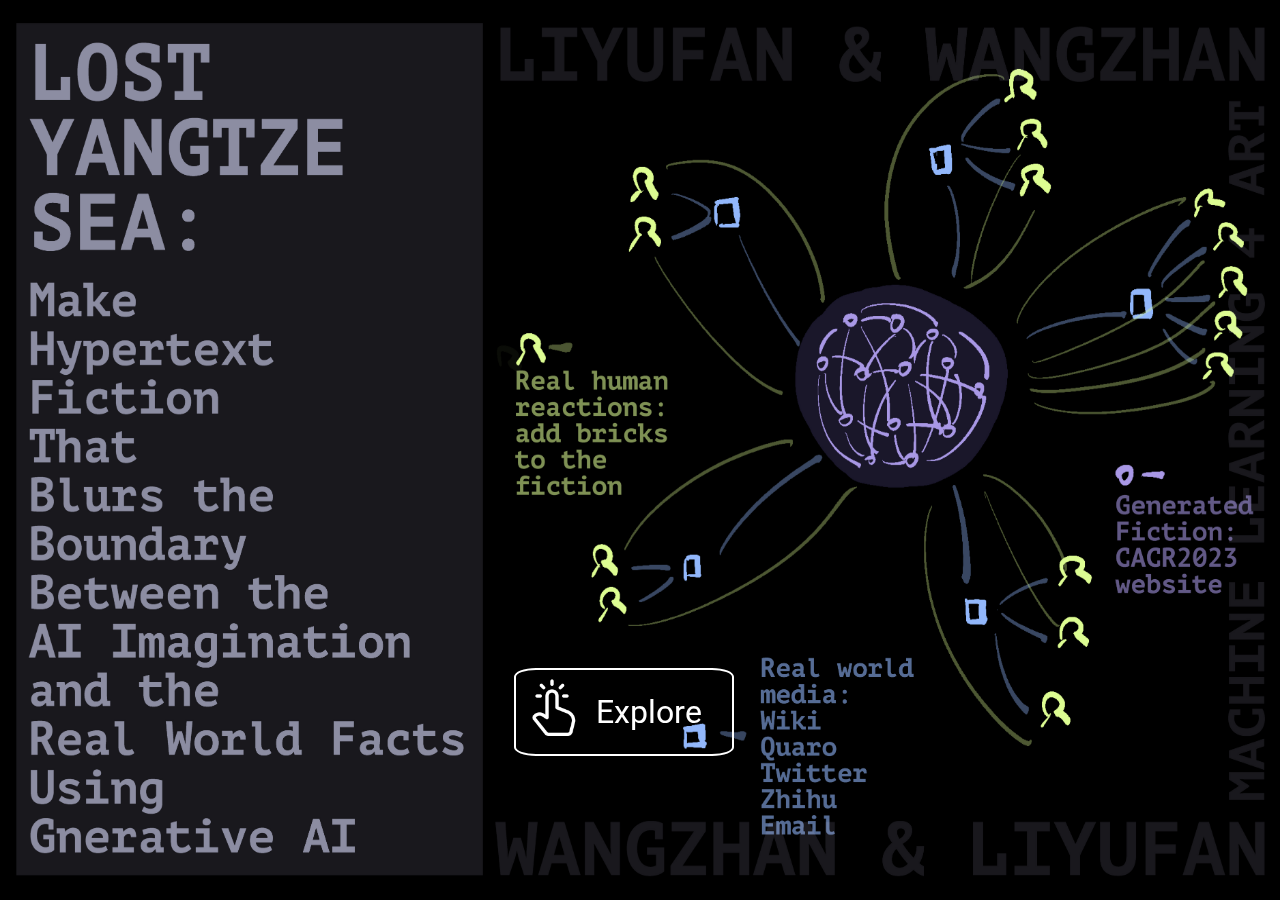
<file: index.html>
<!DOCTYPE html>
<html lang="en">

<head>
  <base href="." />
  <link rel="shortcut icon" type="image/png" href="assets/favicon.png" />
  <link rel="stylesheet" type="text/css" media="all" href="assets/main.css" />
  <meta name="description" content="Conference Template" />
  <meta name="resource-type" content="document" />
  <meta name="distribution" content="global" />
  <meta name="KeyWords" content="Conference" />
  <title>Symposium on Chinese Archaeology and Cultural Research</title>
  <script type="text/javascript" src="util.js" defer="defer"></script>
</head>


<body>
  <div class="cover" id="cover">
  <img src="assets/cover.jpg" alt="Cover Image" />
  <button class="button" onclick="coverOnClick()">  <img style="width: 80px;
    height: 80px;
    left: 40vw;
    top: 74vh;
" src="assets/press-button.png" alt="Cover Image" /><span style="padding-left: 50px;">Explore</span></button>

</div>
  <div id="no-cover">
    <div class="banner">
      <img class="reality" onclick="headingOnClick()" src="assets/banner.jpg" alt="Conference Template Banner" />
      <div class="top-left reality" style="font-size: 42px;" id="title" onclick="titleOnClick()">
        <span class="title2">The 7th Symposium on </span>
        <span class="title1">Chinese Archaeology and Cultural Research </span>
        <span class="year">(CACR 2023)</span>
      </div>
      <div class="bottom-right reality" id="place" onclick="placeOnClick()">
        Call for Papers Now! <br />
        June 28, 2023 <br />
        Bangkok, Thailand
      </div>
    </div>

    <table class="navigation">
      <tr>
        <td class="navigation">
          <a class="current" title="Conference Home Page" href=".">Overview</a>
        </td>
        <td class="navigation">
          <a title="Register for the Conference" href="submission">Submission</a>
        </td>
        <td class="navigation">
          <a title="Conference Program" href="program">Program</a>
        </td>
        <!-- <td class="navigation">
          <a title="Directions to the Conference" href="accomodation"
            >Accomodation</a
          >
        </td> -->
        <td class="navigation">
          <a title="Conference Flyer" href="committees">Committees</a>
        </td>
      </tr>
    </table>

    <h2 class="reality" id="sympInfo" onclick="sympInfoOnClick()">ABOUT THE SYMPOSIUM</h2>
    <p>
      Welcome to <span class="conf-name">the 7th Symposium on Chinese Archaeology and Cultural Research</span>! This year, we are delighted to gather
      esteemed professionals, emerging scholars, and passionate enthusiasts in the field of archaeology to exchange ideas, present research findings,
      and explore the fascinating realm of ancient Chinese civilization.
    </p>
    <p>
      As a vital platform for promoting dialogue, collaboration, and innovation, this symposium aims to strengthen our understanding of China's rich
      archaeological heritage and its enduring impact on both regional and global cultural landscapes. The event will feature a diverse range of
      presentations and discussions that delve into the latest discoveries, methodologies, and theoretical frameworks.
    </p>
    <p>
      The program encompasses a wide array of topics, including prehistoric art and symbolism, cultural connections between ancient China and other
      civilizations, advances in archaeological science and technology, and the conservation and management of archaeological sites. We have also
      organized several special sessions to address emerging trends and challenges in Chinese archaeology.
    </p>
    <p>
      In addition to the academic program, we have arranged field trips to nearby archaeological sites and cultural landmarks, allowing participants
      to
      experience firsthand the rich history and heritage of the region. These visits will not only offer valuable insights into the past but also
      foster
      a deeper appreciation for the diverse cultural contexts that have shaped China's development over millennia.
    </p>
    <p>
      We are honored to have renowned experts from around the world join us for this event, and we look forward to a productive and engaging symposium
      that will inspire new ideas, collaborations, and advancements in the study of Chinese archaeology and cultural research. Let us embark on this
      exciting journey together, exploring the depths of China's past and forging new paths to illuminate its extraordinary legacy.
    </p>
    <p>
      Contact us: <span class="reality" style="color: #b8860b;" onclick="imgOnClick('assets/apology.png')">@cacr2023</span>
    </p>
    <!-- <p>
        You can use this template by cloning all the files from this
        <a target="_blank" href="https://github.com/mikepierce/conference-website-template">GitHub repo here</a>.
        This template was created from a website I made for 
        <a target="_blank" href="http://math.ucr.edu/~mathconn/">MathConnections 2019</a>,
        in case you want to see an example of this template being used in the wild.
    </p>
    <p>
        This paragraph is just some filler text to give the homepage some volume:
        Lorem ipsum dolor sit amet, consectetur adipiscing elit. Vestibulum dignissim et est et euismod. Fusce et metus tempus, pellentesque ex at, convallis nulla. Ut fringilla commodo tincidunt. Fusce sed est eu massa placerat iaculis eu at mauris. Nullam ut mollis nisi, quis malesuada risus. Interdum et malesuada fames ac ante ipsum primis in faucibus. Nam ipsum tortor, suscipit non tincidunt vel, bibendum in libero. Nulla facilisi. Pellentesque vitae neque metus. Cras quis est pharetra, vestibulum nisl et, viverra ipsum. Etiam porta dignissim purus, quis tempor metus volutpat eu. Praesent pulvinar libero eget purus tincidunt finibus.
    </p> -->

    <!-- <h2>NEWS</h2>
    <p>
      Here&rsquo;s a good place to list the organizers and sponsors of the
      conference, as well as list contact information for the organizers, and
      show off the logos of the sponsors. It looks like his conference was
      sponsored by kittens!
    </p> -->

    <!-- <table class="sponsors">
      <tr>
        <td class="sponsor">
          <a href="https://twitter.com/CACR_2023" target="_blank">
            <img
              src="assets/twitter.png"
              alt="Second Sponsor Name"
              style="width: 80%"
            />
          </a>
        </td> -->
    <!-- <td class="sponsor">
          <a href="http://www.eyebleach.me/">
            <img src="assets/kitten3.jpg" alt="Third Sponsor Name" />
          </a>
        </td> -->
    </tr>
    </table>
    <div style="display: flex;
    justify-content: center;
    align-items: center;">
      <a href="https://twitter.com/CACR_2023" target="_blank">
        <img src="assets/twitter.png" alt="Second Sponsor Name" style="width: 50px" />
      </a>
    </div>

    <footer>
      <!-- &copy; Conference Organizers &nbsp;|&nbsp; Design by
      <a href="https://github.com/mikepierce">Mike Pierce</a> -->
      Copyright &copy; 2023 CACR
    </footer>

    <!-- 弹窗 -->
    <div id="myModal" class="modal">

      <!-- 关闭按钮 -->
      <span class="close" onclick="document.getElementById('myModal').style.display='none'">&times;</span>

      <!-- 弹窗内容 -->
      <img class="modal-content" id="img01">

      <!-- 文本描述 -->
      <!-- <div id="caption"></div> -->
    </div>
  </div>
</body>

</html>
</file>
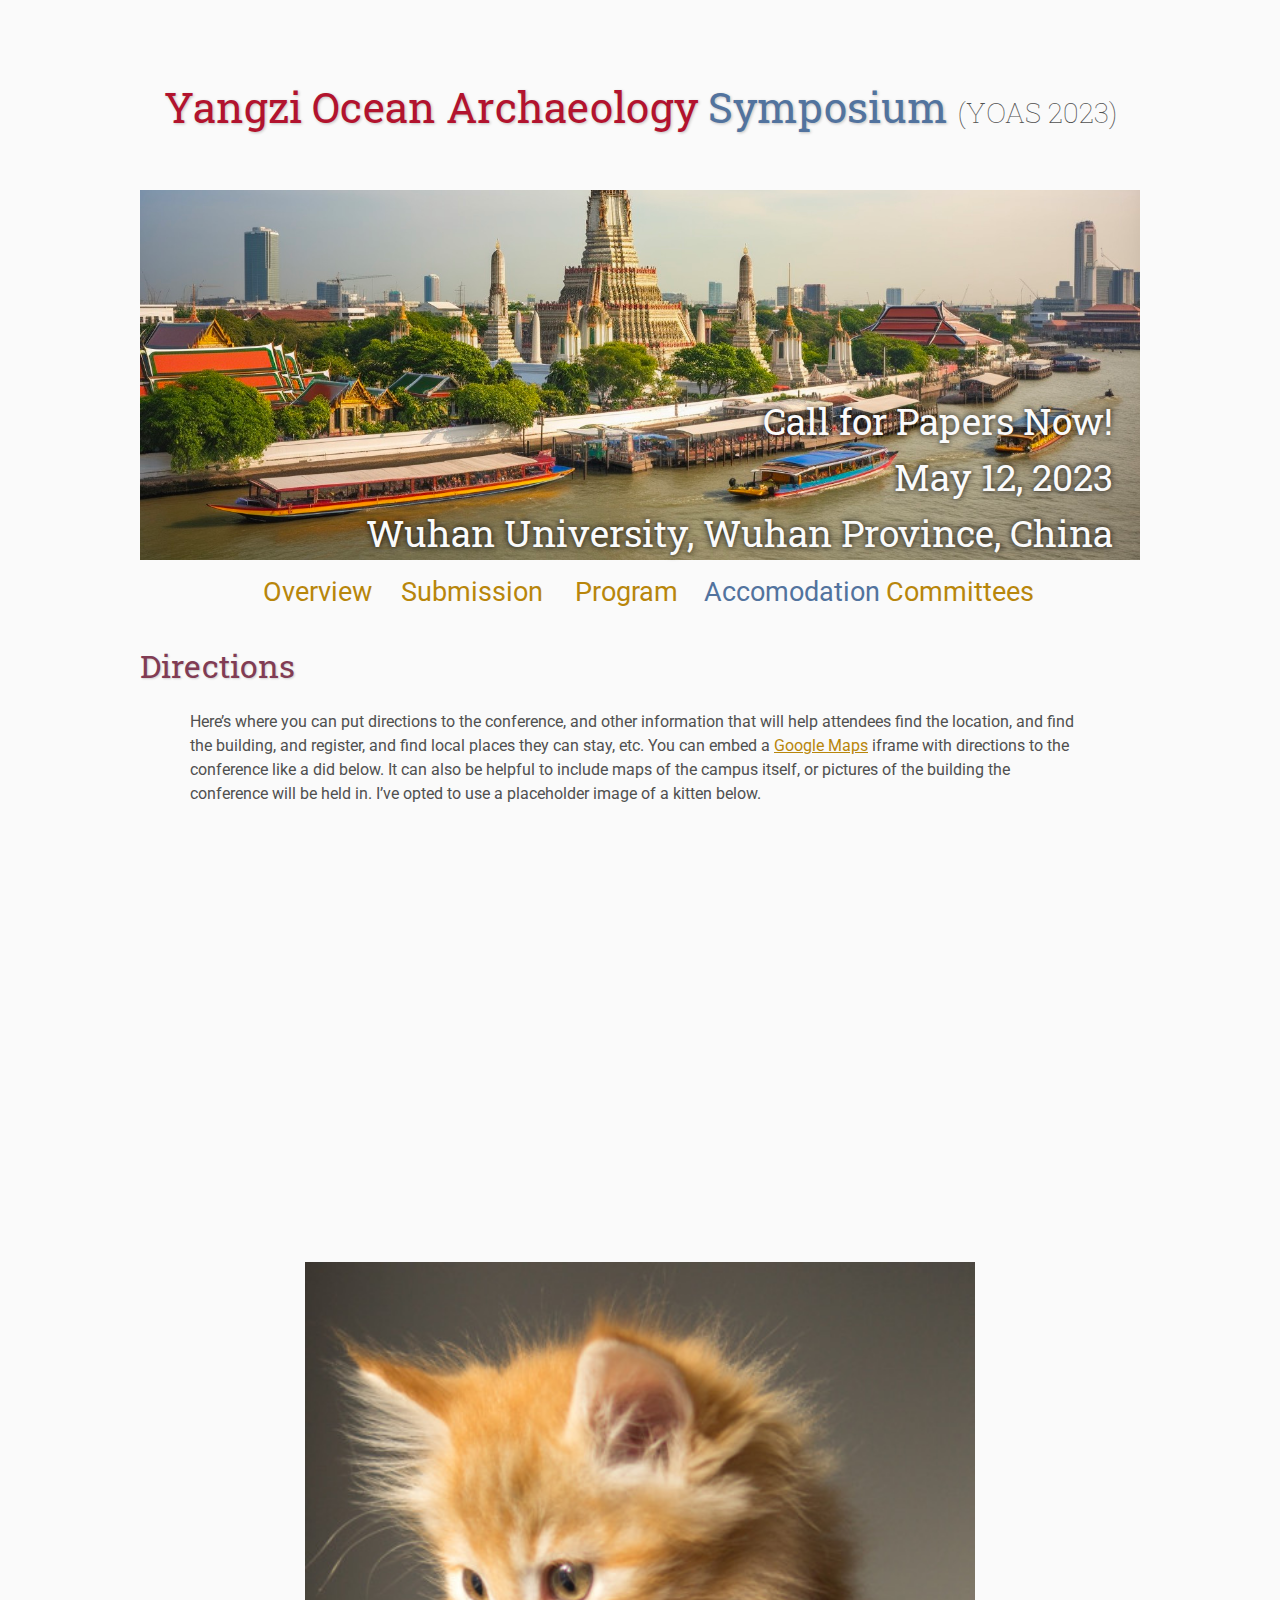
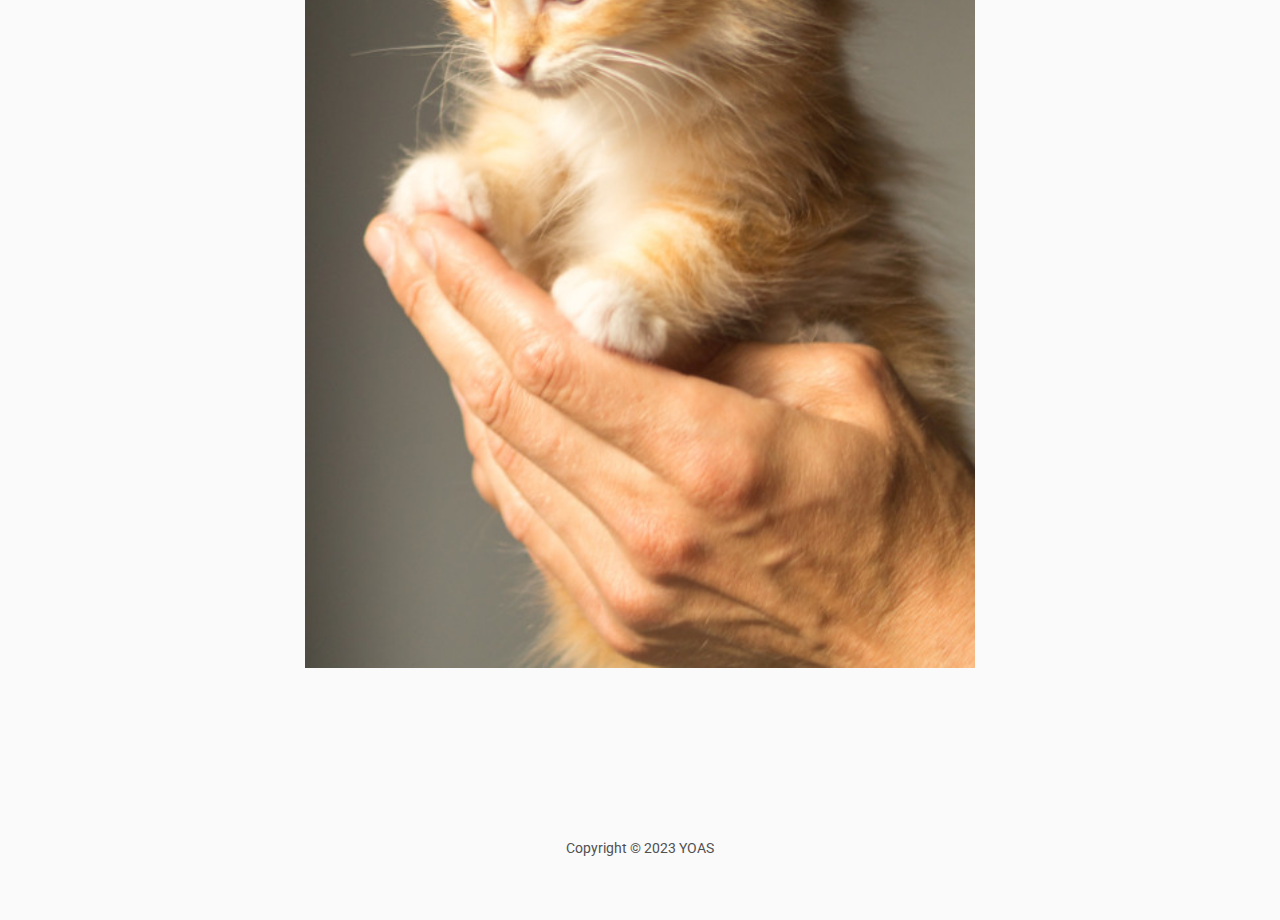
<file: accomodation/index.html>
<!DOCTYPE html>
<html lang='en'>

<head>
    <base href="..">
    <link rel="shortcut icon" type="image/png" href="assets/favicon.png"/>
    <link rel="stylesheet" type="text/css" media="all" href="assets/main.css"/>
    <meta name="description" content="Conference Template">
    <meta name="resource-type" content="document">
    <meta name="distribution" content="global">
    <meta name="KeyWords" content="Conference">
    <title>Directions | Conference Template</title>
</head>

<body>

    <div class="banner">
      <img src="assets/banner.jpg" alt="Conference Template Banner" />
      <div class="top-left" style="font-size: 42px">
        <span class="title1">Yangzi Ocean Archaeology </span
        ><span class="title2">Symposium</span>
        <span class="year">(YOAS 2023)</span>
      </div>
      <div class="bottom-right">
        Call for Papers Now! <br />
        May 12, 2023 <br />
        Wuhan University, Wuhan Province, China
      </div>
    </div>

    <table class="navigation">
      <tr>
        <td class="navigation">
          <a title="Conference Home Page" href=".">Overview</a>
        </td>
        <td class="navigation">
          <a title="Register for the Conference" href="submission"
            >Submission</a
          >
        </td>
        <td class="navigation">
          <a title="Conference Program" href="program">Program</a>
        </td>
        <td class="navigation">
          <a class="current" title="Directions to the Conference" href="accomodation"
            >Accomodation</a
          >
        </td>
        <td class="navigation">
          <a title="Conference Flyer" href="committees">Committees</a>
        </td>
      </tr>
    </table>


    <h2>Directions</h2>
    <p>
        Here&rsquo;s where you can put directions to the conference,
        and other information that will help attendees find the location,
        and find the building, and register, and find local places they can stay, etc.
        You can embed a <a href="https://www.google.com/maps">Google Maps</a> iframe
        with directions to the conference like a did below.
        It can also be helpful to include maps of the campus itself,
        or pictures of the building the conference will be held in.
        I&rsquo;ve opted to use a placeholder image of a kitten below.
    </p>

    <iframe class="directions" src="https://www.google.com/maps/embed?pb=!1m18!1m12!1m3!1d134998.56138929052!2d-121.98776790326531!3d37.869213445646146!2m3!1f0!2f0!3f0!3m2!1i1024!2i768!4f13.1!3m3!1m2!1s0x808ff431db2f96d1%3A0x8b99d90a20aa67de!2sMt+Diablo!5e0!3m2!1sen!2sus!4v1561787340910!5m2!1sen!2sus"></iframe>

    <img class="center" src="assets/kitten4.jpg" alt="This is just a kitten right now" id="kitten">

    <footer>
      <!-- &copy; Conference Organizers &nbsp;|&nbsp; Design by
      <a href="https://github.com/mikepierce">Mike Pierce</a> -->
      Copyright &copy; 2023 YOAS
    </footer>

</body>
</html>
</file>
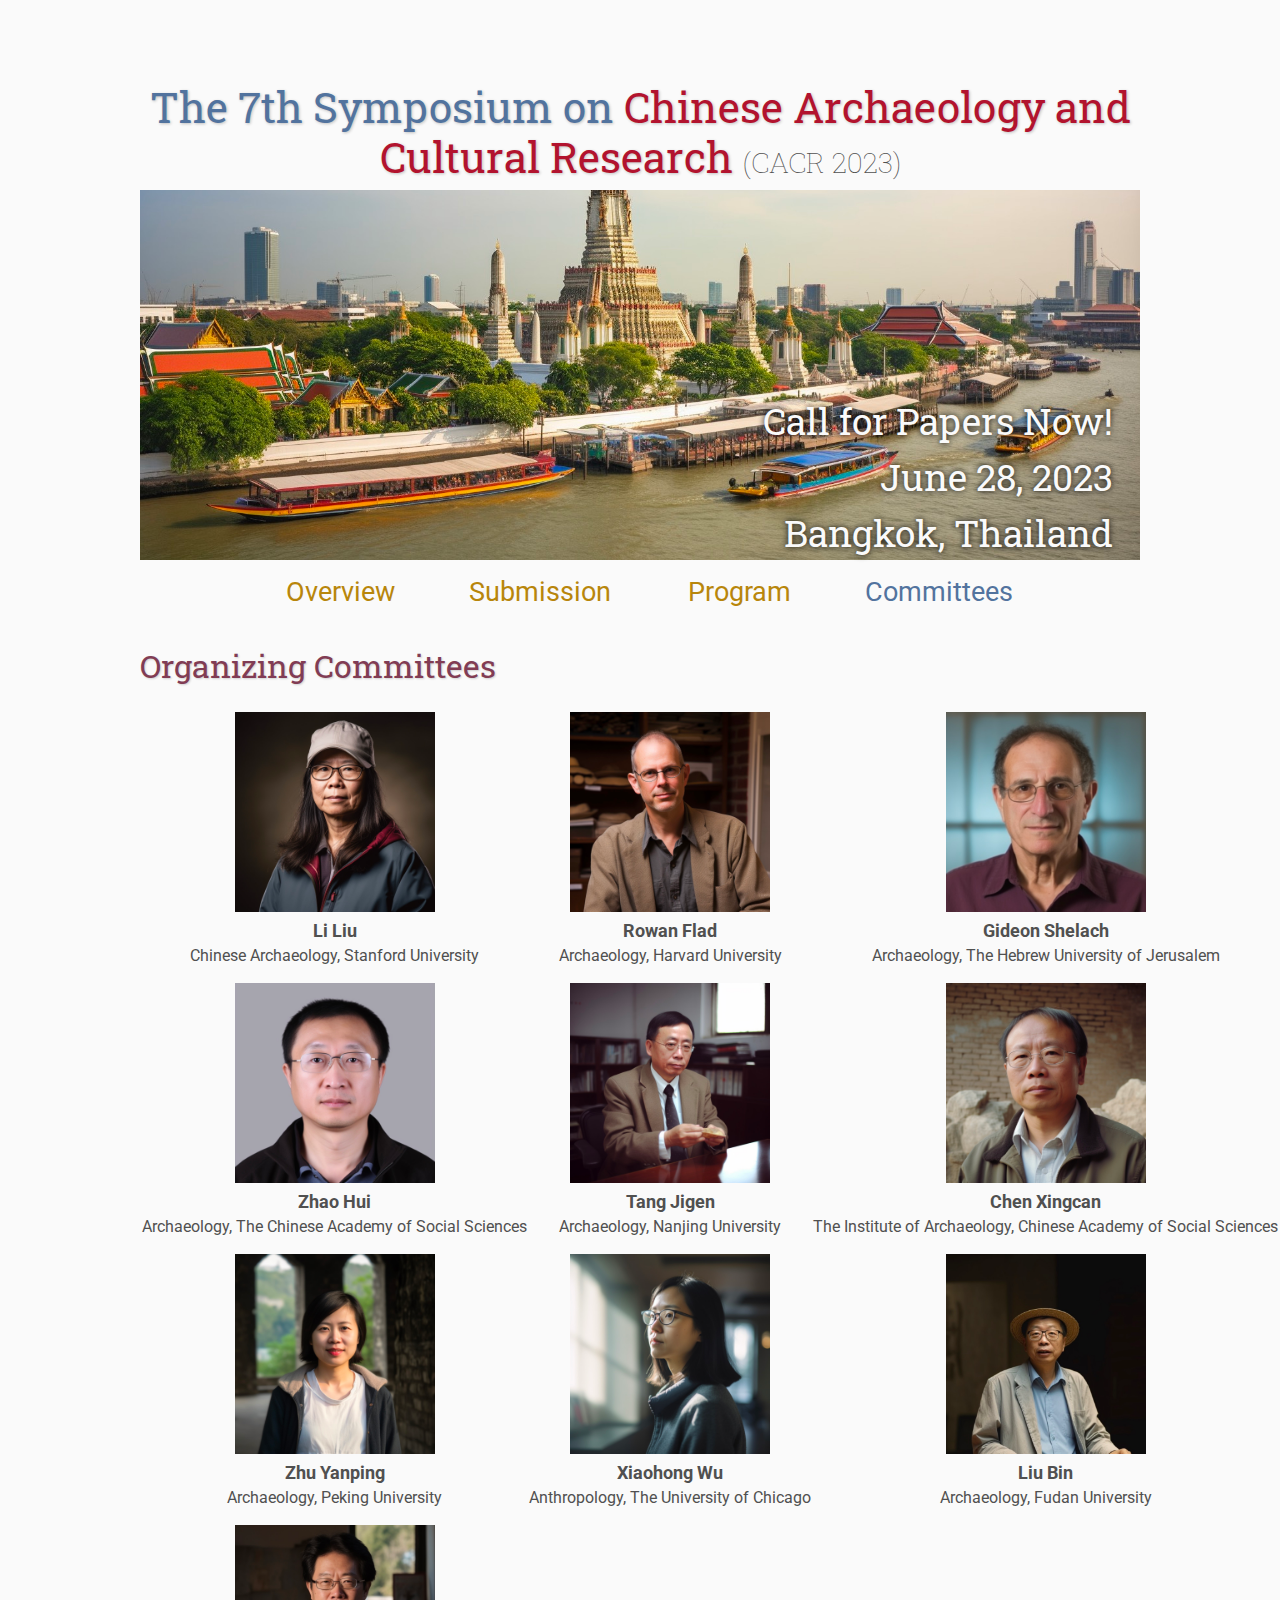
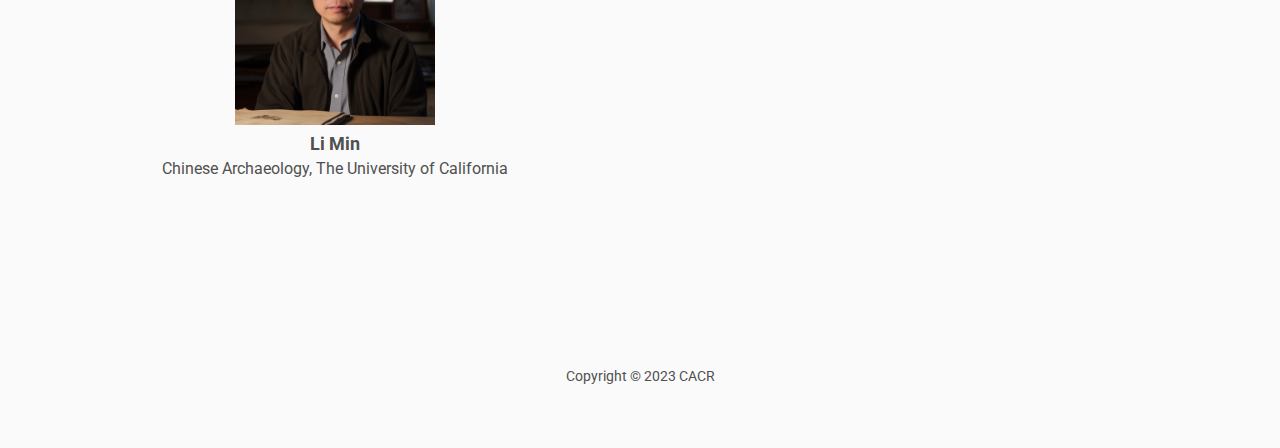
<file: committees/index.html>
<!DOCTYPE html>
<html lang="en">
  <head>
    <base href=".." />
    <link rel="shortcut icon" type="image/png" href="assets/favicon.png" />
    <link rel="stylesheet" type="text/css" media="all" href="assets/main.css" />
    <meta name="description" content="Conference Template" />
    <meta name="resource-type" content="document" />
    <meta name="distribution" content="global" />
    <meta name="KeyWords" content="Conference" />
    <title>Symposium on Chinese Archaeology and Cultural Research</title>
    <script type="text/javascript" src="util.js" defer="defer"></script>
  </head>

  <body>
    <div class="banner">
      <img class="reality" onclick="headingOnClick()" src="assets/banner.jpg" alt="Conference Template Banner" />
      <div
        class="top-left reality"
        style="font-size: 42px"
        id="title"
        onclick="titleOnClick()"
      >
        <span class="title2">The 7th Symposium on </span>
        <span class="title1">Chinese Archaeology and Cultural Research </span>
        <span class="year">(CACR 2023)</span>
      </div>
      <div class="bottom-right reality" id="place" onclick="placeOnClick()">
        Call for Papers Now! <br />
        June 28, 2023 <br />
        Bangkok, Thailand
      </div>
    </div>

    <table class="navigation">
      <tr>
        <td class="navigation">
          <a class="Conference Home Page" href=".">Overview</a>
        </td>
        <td class="navigation">
          <a title="Register for the Conference" href="submission"
            >Submission</a
          >
        </td>
        <td class="navigation">
          <a title="Conference Program" href="program">Program</a>
        </td>
        <!-- <td class="navigation">
          <a title="Directions to the Conference" href="accomodation"
            >Accomodation</a
          >
        </td> -->
        <td class="navigation">
          <a class="current" title="Conference Flyer" href="committees"
            >Committees</a
          >
        </td>
      </tr>
    </table>

    <!-- <p>
        I got lazy on this page and didn&rsquo;t mock up any template flyers for this template website.
        So these are the flyers that <a target="_blank" href="https://math.jonathanalcaraz.com/">Jonathan Alcaraz</a>
        designed for <a target="_blank" href="http://math.ucr.edu/~mathconn/">MathConnections 2019</a>.
        Click on the color or grayscale flyer below to download a pdf.
    </p>

    <table class="flyers">
        <tr>
            <td class="flyer">
                <a href="assets/MathConnections-Flyer.pdf">
                    <img src="assets/MathConnections-Flyer.png" alt="MathConnections Color Flyer" style="width:100%">
                </a>
            </td>
            <td class="flyer">
                <a href="assets/MathConnections-FlyerBW.pdf">
                    <img src="assets/MathConnections-FlyerBW.png" alt="MathConnections BW Flyer" style="width:100%">
                </a>
            </td>
        </tr>
    </table> -->

    <h2 class="reality" onclick="comOnClick()">Organizing Committees</h2>
    <table id="PUTSPEAKERNAMEHERE">
      <tr>
        <td class="sponsor reality" onclick="com1OnClick()">
          <img src="assets/liliu.jpg" alt="liliu" /> <br />
          <span class="people">Li Liu</span><br />
          Chinese Archaeology, Stanford University
        </td>
        <td class="sponsor reality" onclick="com2OnClick()">
          <img src="assets/rawanflad.jpg" alt="rawanflad" /><br />
          <span class="people">Rowan Flad</span><br />
          Archaeology, Harvard University
        </td>
        <td class="sponsor reality" onclick="com3OnClick()">
          <img src="assets/GideonShelach.jpg" alt="GideonShelach" /><br />
          <span class="people">Gideon Shelach</span><br />
          Archaeology, The Hebrew University of Jerusalem
        </td>
      </tr>
      <tr>
        <td class="sponsor reality" onclick="com4OnClick()">
          <img src="assets/ZhaoHui.jpg" alt="ZhaoHui" /> <br />
          <span class="people">Zhao Hui</span><br />
          Archaeology, The Chinese Academy of Social Sciences
        </td>
        <td class="sponsor reality" onclick="com5OnClick()">
          <img src="assets/TangJigen.jpg" alt="TangJigen" /><br />
          <span class="people">Tang Jigen</span><br />
          Archaeology, Nanjing University
        </td>
        <td class="sponsor reality" onclick="com6OnClick()">
          <img src="assets/ChenXingcan.jpg" alt="ChenXingcan" /><br />
          <span class="people">Chen Xingcan</span><br />
          The Institute of Archaeology, Chinese Academy of Social Sciences
        </td>
      </tr>
      <tr>
        <td class="sponsor reality" onclick="com7OnClick()">
          <img src="assets/ZhuYanping.jpg" alt="ZhuYanping" /> <br />
          <span class="people">Zhu Yanping</span><br />
          Archaeology, Peking University
        </td>
        <td class="sponsor reality" onclick="com8OnClick()">
          <img src="assets/XiaohongWu.jpg" alt="XiaohongWu" /><br />
          <span class="people">Xiaohong Wu</span><br />
          Anthropology, The University of Chicago
        </td>
        <td class="sponsor reality" onclick="com9OnClick()">
          <img src="assets/LiuBin.jpg" alt="LiuBin" /><br />
          <span class="people">Liu Bin</span><br />
          Archaeology, Fudan University
        </td>
      </tr>
      <tr>
        <td class="sponsor reality" onclick="com10OnClick()">
          <img src="assets/LiMin.jpg" alt="LiMin" /> <br />
          <span class="people">Li Min</span><br />
          Chinese Archaeology, The University of California
        </td>
      </tr>
    </table>

    <!-- Li Liu - Professor of Chinese archaeology at Stanford University.
Rowan Flad - Professor of archaeology at Harvard University.
Gideon Shelach - Professor of archaeology at the Hebrew University of Jerusalem.
Zhao Hui - Professor of archaeology at the Chinese Academy of Social Sciences.
Tang Jigen - Professor of archaeology at Nanjing University.
Chen Xingcan - Professor of archaeology at the Institute of Archaeology, Chinese Academy of Social Sciences.
Zhu Yanping - Professor of archaeology at Peking University.
Xiaohong Wu - Professor of anthropology at the University of Chicago.
Liu Bin - Professor of archaeology at Fudan University.
Li Min - Professor of Chinese archaeology at the University of California, Los Angeles. -->
    <footer>
      <!-- &copy; Conference Organizers &nbsp;|&nbsp; Design by
      <a href="https://github.com/mikepierce">Mike Pierce</a> -->
      Copyright &copy; 2023 CACR
    </footer>
    <!-- 弹窗 -->
    <div id="myModal" class="modal">
      <!-- 关闭按钮 -->
      <span
        class="close"
        onclick="document.getElementById('myModal').style.display='none'"
        >&times;</span
      >

      <!-- 弹窗内容 -->
      <img class="modal-content" id="img01" />

      <!-- 文本描述 -->
      <!-- <div id="caption"></div> -->
    </div>
  </body>
</html>

<style>
  .people {
    font-size: 18px;
    font-weight: bold;
  }
</style>
</file>
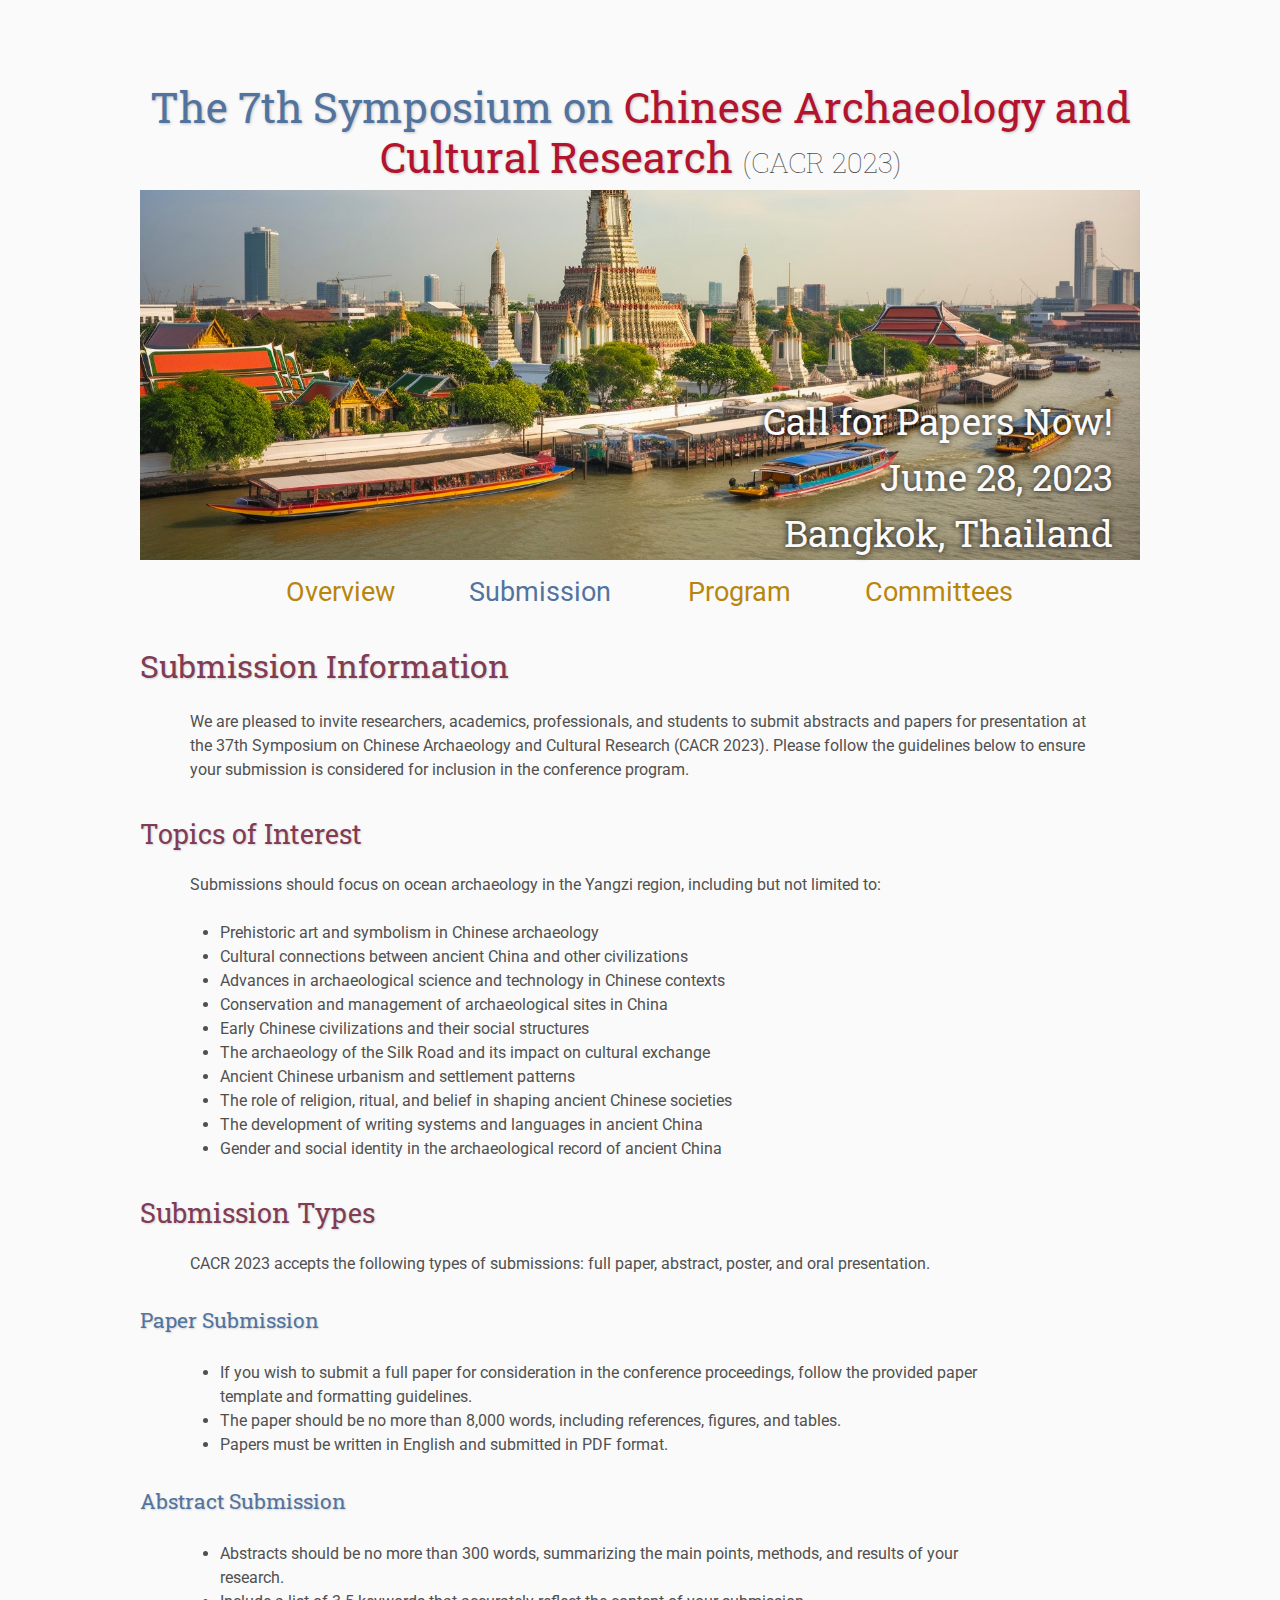
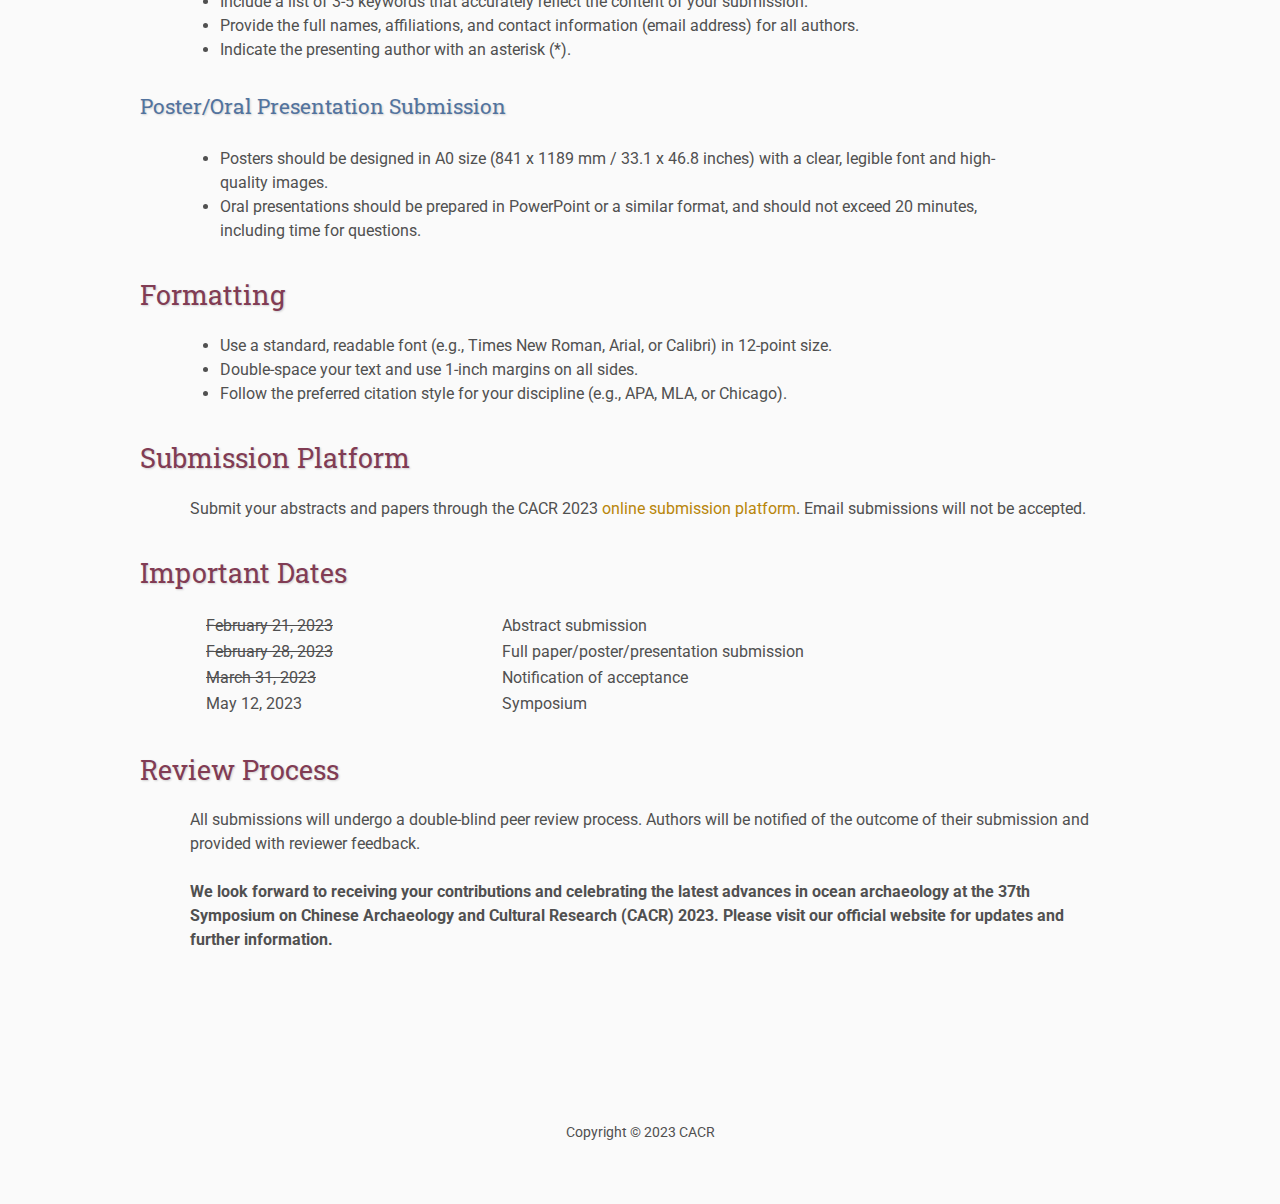
<file: submission/index.html>
<!DOCTYPE html>
<html lang='en'>

<head>
    <base href="..">
    <link rel="shortcut icon" type="image/png" href="assets/favicon.png"/>
    <link rel="stylesheet" type="text/css" media="all" href="assets/main.css"/>
    <meta name="description" content="Conference Template">
    <meta name="resource-type" content="document">
    <meta name="distribution" content="global">
    <meta name="KeyWords" content="Conference">
    <title>Symposium on Chinese Archaeology and Cultural Research</title>
    <script type="text/javascript" src="util.js" defer="defer"></script>
</head>

<p>

    <div class="banner">
      <img class="reality" onclick="headingOnClick()" src="assets/banner.jpg" alt="Conference Template Banner" />
      <div class="top-left reality" style="font-size: 42px;" id="title" onclick="titleOnClick()">
        <span class="title2">The 7th Symposium on </span>
        <span class="title1">Chinese Archaeology and Cultural Research </span>
        <span class="year">(CACR 2023)</span>
      </div>
      <div class="bottom-right reality" id="place" onclick="placeOnClick()">
        Call for Papers Now! <br />
        June 28, 2023 <br />
        Bangkok, Thailand
      </div>
    </div>

    <table class="navigation">
      <tr>
        <td class="navigation">
          <a title="Conference Home Page" href=".">Overview</a>
        </td>
        <td class="navigation">
          <a class="current" title="Register for the Conference" href="submission"
            >Submission</a
          >
        </td>
        <td class="navigation">
          <a title="Conference Program" href="program">Program</a>
        </td>
        <!-- <td class="navigation">
          <a title="Directions to the Conference" href="accomodation"
            >Accomodation</a
          >
        </td> -->
        <td class="navigation">
          <a title="Conference Flyer" href="committees">Committees</a>
        </td>
      </tr>
    </table>


    <h2 class="reality" onclick="submissionOnClick()">Submission Information</h2>
    <p>We are pleased to invite researchers, academics, professionals, and students to submit abstracts and papers for presentation at the 37th Symposium on Chinese Archaeology and Cultural Research (CACR 2023). Please follow the guidelines below to ensure your submission is considered for inclusion in the conference program.</p>
    <!-- <p>
        Here&rsquo;s where you provide instructions how to register for your conference.
        We used a <a href="https://www.google.com/forms/about/">Google Form</a> 
        and embedded it into an <i>iframe</i> (it&rsquo;s commented out in the html here).
    </p> -->
    <!--
    <iframe class="registration" src="EMBED LINK FOR GOOGLE FORM HERE"></iframe>
    -->
    <!-- <p>
        Here&rsquo;s another paragraph of filler text:
        Lorem ipsum dolor sit amet, consectetur adipiscing elit. Vestibulum dignissim et est et euismod. Fusce et metus tempus, pellentesque ex at, convallis nulla. Ut fringilla commodo tincidunt. Fusce sed est eu massa placerat iaculis eu at mauris. Nullam ut mollis nisi, quis malesuada risus. Interdum et malesuada fames ac ante ipsum primis in faucibus. Nam ipsum tortor, suscipit non tincidunt vel, bibendum in libero. Nulla facilisi. Pellentesque vitae neque metus. Cras quis est pharetra, vestibulum nisl et, viverra ipsum. Etiam porta dignissim purus, quis tempor metus volutpat eu. Praesent pulvinar libero eget purus tincidunt finibus.
    </p> -->

    <h3 class="reality" onclick="topicOnClick()">Topics of Interest</h3>
    <p>Submissions should focus on ocean archaeology in the Yangzi region, including but not limited to:
      <ul>
      <li>Prehistoric art and symbolism in Chinese archaeology</li>
      <li>Cultural connections between ancient China and other civilizations</li>
      <li>Advances in archaeological science and technology in Chinese contexts</li>
      <li>Conservation and management of archaeological sites in China</li>
      <li>Early Chinese civilizations and their social structures</li>
      <li>The archaeology of the Silk Road and its impact on cultural exchange</li>
      <li>Ancient Chinese urbanism and settlement patterns</li>
      <li>The role of religion, ritual, and belief in shaping ancient Chinese societies</li>
      <li>The development of writing systems and languages in ancient China</li>
      <li>Gender and social identity in the archaeological record of ancient China</li>
    </ul>
    </p>

    <h3>Submission Types</h3>
    <p>CACR 2023 accepts the following types of submissions: full paper, abstract, poster, and oral presentation.</p>

    <h4 class="subtitle">Paper Submission</h4>
    <ul>
      <li>If you wish to submit a full paper for consideration in the conference proceedings, follow the provided paper template and formatting guidelines.</li>
      <li>The paper should be no more than 8,000 words, including references, figures, and tables.</li>
      <li>Papers must be written in English and submitted in PDF format.</li>
    </ul>

    <h4 class="subtitle">Abstract Submission</h4>
    <ul>
      <li>Abstracts should be no more than 300 words, summarizing the main points, methods, and results of your research.</li>
      <li>Include a list of 3-5 keywords that accurately reflect the content of your submission.</li>
      <li>Provide the full names, affiliations, and contact information (email address) for all authors.</li>
      <li>Indicate the presenting author with an asterisk (*).</li>
    </ul>

    <h4 class="subtitle">Poster/Oral Presentation Submission</h4>
    <ul>
      <li>Posters should be designed in A0 size (841 x 1189 mm / 33.1 x 46.8 inches) with a clear, legible font and high-quality images.</li>
      <li>Oral presentations should be prepared in PowerPoint or a similar format, and should not exceed 20 minutes, including time for questions.</li>
    </ul>

    <h3>Formatting</h3>
    <p>
      <ul>
      <li>Use a standard, readable font (e.g., Times New Roman, Arial, or Calibri) in 12-point size.</li>
      <li>Double-space your text and use 1-inch margins on all sides.</li>
      <li>Follow the preferred citation style for your discipline (e.g., APA, MLA, or Chicago).</li>
    </ul>
    </p>

    <h3>Submission Platform</h3>
    <p>Submit your abstracts and papers through the CACR 2023 <span class="reality" style="color: #b8860b;" onclick="imgOnClick('assets/apology.png')">online submission platform</span>. Email submissions will not be accepted.</p>

    <h3>Important Dates</h3>
    <p>
      <table style="margin-left: 64px;">
        <tr>
          <td style="text-decoration: line-through;">February 21, 2023</td>
          <td>Abstract submission</td>
        </tr>
                <tr>
          <td style="text-decoration: line-through;">February 28, 2023</td>
          <td>Full paper/poster/presentation submission</td>
        </tr>
                <tr>
          <td style="text-decoration: line-through;">March 31, 2023</td>
          <td>Notification of acceptance</td>
        </tr>
                <tr>
          <td>May 12, 2023</td>
          <td>Symposium</td>
        </tr>
      </table>
    </p>

    <h3>Review Process</h3>
    <p>All submissions will undergo a double-blind peer review process. Authors will be notified of the outcome of their submission and provided with reviewer feedback.</p>


    <p style="font-weight: bold;">We look forward to receiving your contributions and celebrating the latest advances in ocean archaeology at the 37th Symposium on Chinese Archaeology and Cultural Research (CACR) 2023. Please visit our official website for updates and further information. </p>

    <footer>
      <!-- &copy; Conference Organizers &nbsp;|&nbsp; Design by
      <a href="https://github.com/mikepierce">Mike Pierce</a> -->
      Copyright &copy; 2023 CACR
    </footer>

        <!-- 弹窗 -->
    <div id="myModal" class="modal">
    
      <!-- 关闭按钮 -->
      <span class="close" onclick="document.getElementById('myModal').style.display='none'">&times;</span>
    
      <!-- 弹窗内容 -->
      <img class="modal-content" id="img01">
    
      <input type="button" value="<" id="i1"><!--上一张按钮-->
		  <input type="button" value=">" id="i2"><!--下一张按钮-->
      <!-- 文本描述 -->
      <!-- <div id="caption"></div> -->
    </div>
</body>
</html>
</file>
<file: assets/main.css>
/* main.css */

/* These are the colors and fonts used throughout the webpage.
 * I've listed them here so that a user may easily
 * do a search-and-replace for these to change the site theme.
 *   'Roboto',sans-serif; Font for the title text
 *   'Roboto-Slab',serif; Font for the body text 
 *   #fafafa; Background color of the site
 *   #505050; Foreground (text) color of the site
 *   #52739e; Navy, "Template" in the logo, current page in navigation, special titles in the Program
 *   #b2132e; Reddish, "Conference" in the logo, hover color for links
 *   #813c54; Heading color, titles in the Program
 *   #b8860b; Dark Goldenrod, color for links
 */

@import url('https://fonts.googleapis.com/css?family=Roboto%7CRoboto+Slab');

* {
    border: 0;
    font: inherit;
    font-size: 1em;
    margin: 0;
    padding: 0;
    vertical-align: baseline;
}

body {
    background-color: #fafafa;
    background-size: cover;
    background-attachment: fixed;
    color: #505050;
    text-align: left;
    font-family: 'Roboto', sans-serif;
    font-size: 1em;
    line-height: 1.5em;
    margin: 60px auto;
    width: 1000px;
}

a {
    color: #b8860b;
    text-decoration: none;
}

a.current {
    color: #52739e;
}

a.current:hover {
    color: #e82945;
}

a:hover {
    color: #b2132e;
}

a:active {
    color: #e82945;
}

h1,
h2,
h3,
h4 {
    clear: left;
    color: #813c54;
    margin: 1.5em 0em 1em 0em;
    font-family: 'Roboto Slab', serif;
    text-shadow: 1px 1px 2px #d0d0d0;
}

h4.subtitle {
    color: #52739e;
    height: 32px;
    font-family: 'Roboto Slab', serif;
    text-shadow: 1px 1px 2px #d0d0d0;
}

h1 {
    font-size: 2.67em;
}

h2 {
    font-size: 2.00em;
}

h3 {
    font-size: 1.67em;
}

h4 {
    font-size: 1.33em;
}

p {
    list-style: none;
    margin: 24px auto 24px auto;
    padding: 0px;
    width: 900px;
    text-align: left;
}

li a,
p a {
    text-decoration: underline;
    text-decoration-color: #b8860b;
}

/* ul{list-style:none; margin:24px auto 24px auto; padding:0px; width:800px; text-align:left;}
ul li{list-style:none; margin:0px auto 0px auto; padding:0px; text-align:left;}
 */
ul {

    margin: 0px 0px 10px 80px;
    padding: 0px;
    width: 800px;
    text-align: left;
}

ol {

    margin: 0px 0px 10px 40px;
    padding: 0px;
    text-align: left;
}

ul li {

    margin: 0px auto 0px auto;
    padding: 0px;
    text-align: left;
}

i,
em {
    font-style: italic;
}

b,
strong {
    font-weight: bold;
}

sup {
    vertical-align: super;
    font-size: 0.8em;
    line-height: 0;
}

sub {
    vertical-align: sub;
    font-size: 0.8em;
    line-height: 0;
}

table {
    width: 1000px;
    margin: 12px auto 24px auto;
    float: center;
    /* UNCOMMENT THIS FOR DEBUGGING THE ALIGNMENT */
    /*border: 1px solid black;*/
}

th,
td {
    text-align: left;
    /* UNCOMMENT THIS FOR DEBUGGING THE ALIGNMENT */
    /*border: 1px solid black;*/
}

/* tr{
    padding-bottom: 1.6em;
} */

/* Website Banner */
.banner {
    position: relative;
    font-family: 'Roboto Slab', serif;
}

.banner img {
    width: -webkit-fill-available;
}

.top-left {
    font-size: 5.33em;
    color: #505050;
    background: #fafafa;
    text-align: center;
    width: 1000px;
    height: 108px;
    position: absolute;
    padding: 22px 0 0 0;
    top: 0px;
    line-height: 1.2em;
}

.bottom-right {
    font-size: 2.33em;
    color: #fafafa;
    line-height: 1.5em;
    width: auto;
    height: 100px;
    padding: 0px 27px 73px 0px;
    text-align: right;
    position: absolute;
    bottom: 0px;
    right: 0px;
    text-shadow: 0px 0px 6px #000000;
}

/* Conference Title Logo */
.title1 {
    color: #b2132e;
    text-shadow: 1px 1px 3px #c0c0c0;
}

.title2 {
    color: #52739e;
    text-shadow: 1px 1px 3px #c0c0c0;
}

.year {
    color: #505050;
    font-size: 0.67em;
    font-weight: lighter;
}

.conf-name {
    color: #b2132e;
}

/* Navigation Links (Home, Registration, etc) */
table.navigation {
    width: 800px;
}

td.navigation {
    font-size: 1.67em;
    white-space: nowrap;
    width: 20%;
    text-align: center;
    vertical-align: middle;
    padding: 0px 0px 0px 0px;
}

/* Sponsor Images */
table.sponsors {
    width: 800px;
}

td.sponsor {
    white-space: nowrap;
    width: 33%;
    text-align: center;
    vertical-align: middle;
    padding: 0px 0px 0.8em 0px;
}

td.sponsor img {
    width: 200px
}

/* The Table on the Program Page */
td.room {
    padding: 4px 12px 4px 4px;
    width: 90%;
    vertical-align: bottom;
    font-size: 1.67em;
    color: #52739e;
    height: 32px;
}

td.date {
    white-space: nowrap;
    width: 130px;
    text-align: right;
    vertical-align: top;
    padding: 4px 16px 0px 0px;
}

td.title {
    padding: 4px 12px 4px 4px;
    width: 90%;
    vertical-align: top;
    font-size: 1.5em;
    color: #813c54;
    height: 32px;
    font-family: 'Roboto Slab', serif;
    text-shadow: 1px 1px 2px #d0d0d0;
}

td.title-special {
    padding: 4px 12px 4px 4px;
    width: 90%;
    vertical-align: top;
    font-size: 1.67em;
    color: #52739e;
    height: 32px;
    font-family: 'Roboto Slab', serif;
    text-shadow: 1px 1px 2px #d0d0d0;
}

td.speaker {
    padding: 4px 12px 4px 4px;
    font-style: italic;
    font-size: 1em;
    max-height: 999999px
}

td.abstract {
    padding: 4px 12px 12px 4px;
    font-size: 1em;
    max-height: 999999px
}

td.review {
    padding: 4px 12px 12px 4px;
    font-size: 1em;
    max-height: 999999px
}

span.review-title {
    color: #52739e;
    font-weight: 600;
    font-style: italic;
}

td.abstract img {
    display: flex;
    margin: 4px auto 8px auto
}

table.plenary {
    padding-top: 8px;
    background: #ffffff;
}

/* Registration and Directions iframes and Images */
iframe.registration {
    display: block;
    margin: 1em auto 2em auto;
    width: 700px;
    height: 1400px;
    border: none;
}

iframe.directions {
    display: block;
    margin: 1em auto 2em auto;
    width: 800px;
    height: 400px;
    border: none;
}

img.center {
    display: block;
    width: 67%;
    margin: 1em auto 2em auto;
}

/* Flyer Images */
table.flyers {
    width: 800px;
}

td.flyer {
    white-space: nowrap;
    width: 50%;
    text-align: center;
    vertical-align: middle;
    padding: 0px 0px 0px 0px;
}

/* td.sponsor img{width: 100%} */

footer {
    font-size: 0.875em;
    margin-top: 12em;
    text-align: center;
}

/* My hacky way of making the site mobile-friendly */
@media only screen and (max-width: 1100px) {
    h2 {
        font-size: 3.00em;
    }

    p {
        font-size: 1.5em;
        line-height: 1.5em;
    }

    th,
    td,
    tr {
        font-size: 1.5em;
        line-height: 1.5em;
    }

    td.date {
        font-size: 1em;
        padding-top: 0.5em;
    }

    td.navigation {
        font-size: 1.5em;
        padding: 0px 20px 0px 20px;
    }

    table.footer {
        font-size: 0.33em;
    }
}

.cover {
    display: block;
    position: fixed;
    z-index: 1;
    left: 0;
    top: 0;
    width: 100%;
    height: 100%;
}

.cover img {
    display: block;
    position: fixed;
    z-index: 1;
    left: 0;
    top: 0;
    width: 100%;
    height: 100%;
}

.button {
    z-index: 2;
    background-color: transparent;
    position: absolute;
    border: 2px solid white;
    /* border: none; */
    /* color: white; */
    padding: 30px;
    /* text-align: center; */
    text-decoration: none;
    display: inline-block;
    font-size: 32px;
    margin: 2px 2px;
    border-radius: 10%;
    left: 40vw;
    top: 74vh;
    color: white;
    cursor: pointer;
}

#no-cover {
    display: none;
}

.reality {
    cursor: pointer;
}

.reality:hover {
    /* border: steelblue 1px solid; */
    text-decoration: underline;
}

/* 弹窗背景 */
.modal {
    display: none;
    /* Hidden by default */
    position: fixed;
    /* Stay in place */
    z-index: 1;
    /* Sit on top */
    padding-top: 100px;
    /* Location of the box */
    left: 0;
    top: 0;
    width: 100%;
    /* Full width */
    height: 90%;
    /* Full height */
    overflow: auto;
    /* Enable scroll if needed */
    background-color: rgb(0, 0, 0);
    /* Fallback color */
    background-color: rgba(0, 0, 0, 0.9);
    /* Black w/ opacity */
}

/* 图片 */
.modal-content {
    margin: auto;
    display: block;
    width: 80%;
    max-width: 700px;
}

#i2 {
    /*定义按钮大小位置*/
    width: 100px;
    height: 50px;
    position: absolute;
    /*绝对定位*/
    top: 50%;
    right: 0px;
    margin-top: -25px;
    font-size: 40px;
    /*字体大小,采用<>俩符号*/
    display: none;
}

#i1 {
    /*定义按钮大小位置*/
    width: 100px;
    height: 50px;
    position: absolute;
    /*绝对定位*/
    top: 50%;
    left: 0px;
    margin-top: -25px;
    font-size: 40px;
    display: none;
}

/* 文本内容 */
#caption {
    margin: auto;
    display: block;
    width: 80%;
    max-width: 700px;
    text-align: center;
    color: #ccc;
    padding: 10px 0;
    height: 150px;
}

/* 添加动画 */
.modal-content,
#caption {
    -webkit-animation-name: zoom;
    -webkit-animation-duration: 0.6s;
    animation-name: zoom;
    animation-duration: 0.6s;
}

@-webkit-keyframes zoom {
    from {
        -webkit-transform: scale(0)
    }

    to {
        -webkit-transform: scale(1)
    }
}

@keyframes zoom {
    from {
        transform: scale(0)
    }

    to {
        transform: scale(1)
    }
}

/* 关闭按钮 */
.close {
    position: absolute;
    top: 15px;
    right: 35px;
    color: #f1f1f1;
    font-size: 40px;
    font-weight: bold;
    transition: 0.3s;
}

.close:hover,
.close:focus {
    color: #bbb;
    text-decoration: none;
    cursor: pointer;
}

/* 小屏幕中图片宽度为 100% */
@media only screen and (max-width: 700px) {
    .modal-content {
        width: 100%;
    }
}
</file>
